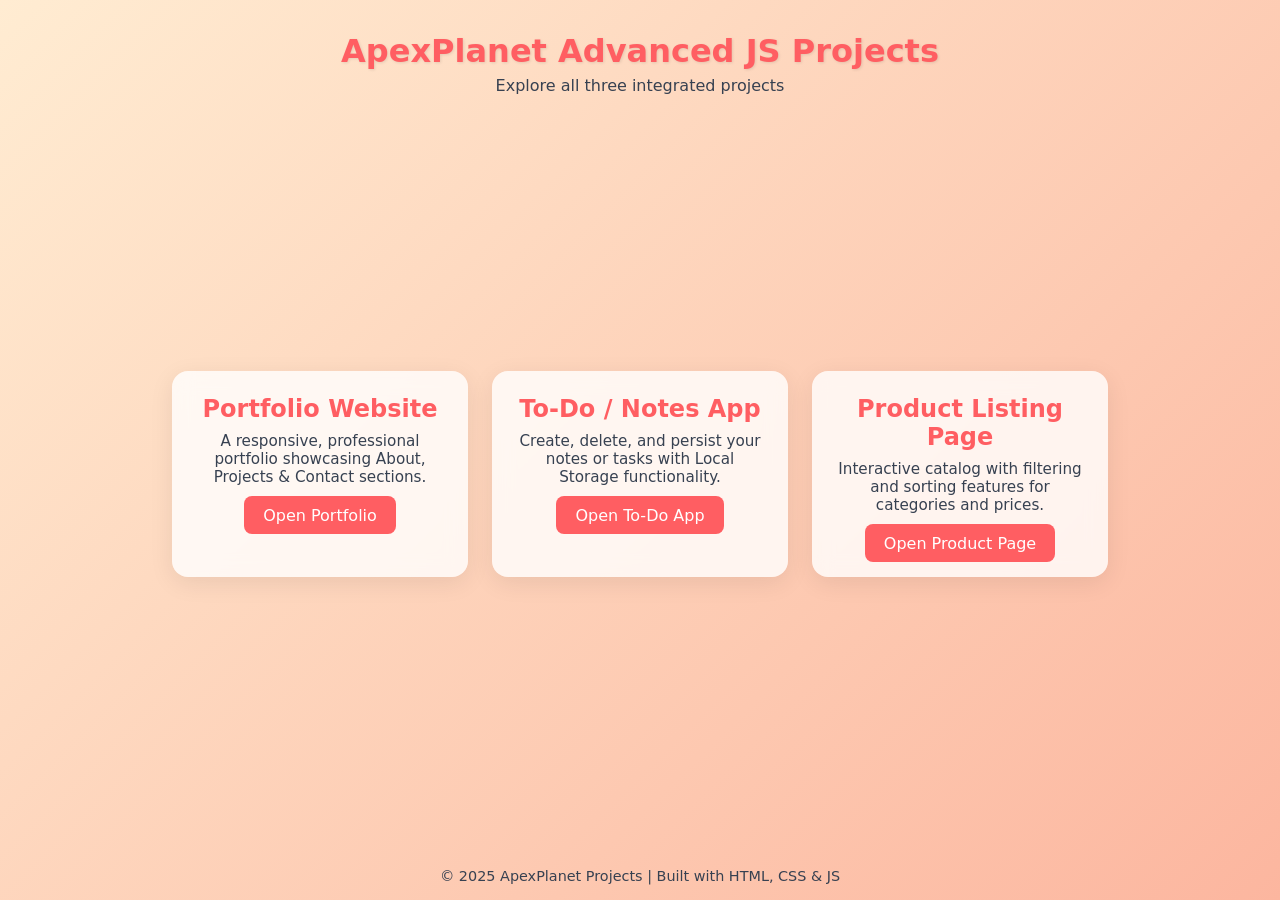
<file: index.html>
<!DOCTYPE html>
<html lang="en">
<head>
  <meta charset="UTF-8" />
  <meta name="viewport" content="width=device-width, initial-scale=1.0" />
  <title>ApexPlanet Projects Dashboard</title>
  <link rel="stylesheet" href="styles.css" />
</head>
<body>
  <header>
    <h1>ApexPlanet Advanced JS Projects</h1>
    <p class="subtitle">Explore all three integrated projects</p>
  </header>

  <main class="dashboard">
    <div class="card">
      <h2>Portfolio Website</h2>
      <p>A responsive, professional portfolio showcasing About, Projects & Contact sections.</p>
      <a href="portfolio/index.html" class="btn">Open Portfolio</a>
    </div>

    <div class="card">
      <h2>To-Do / Notes App</h2>
      <p>Create, delete, and persist your notes or tasks with Local Storage functionality.</p>
      <a href="todo/index.html" class="btn">Open To-Do App</a>
    </div>

    <div class="card">
      <h2>Product Listing Page</h2>
      <p>Interactive catalog with filtering and sorting features for categories and prices.</p>
      <a href="products/index.html" class="btn">Open Product Page</a>
    </div>
  </main>

  <footer>
    <p>&copy; 2025 ApexPlanet Projects | Built with HTML, CSS & JS</p>
  </footer>
</body>
</html>
</file>
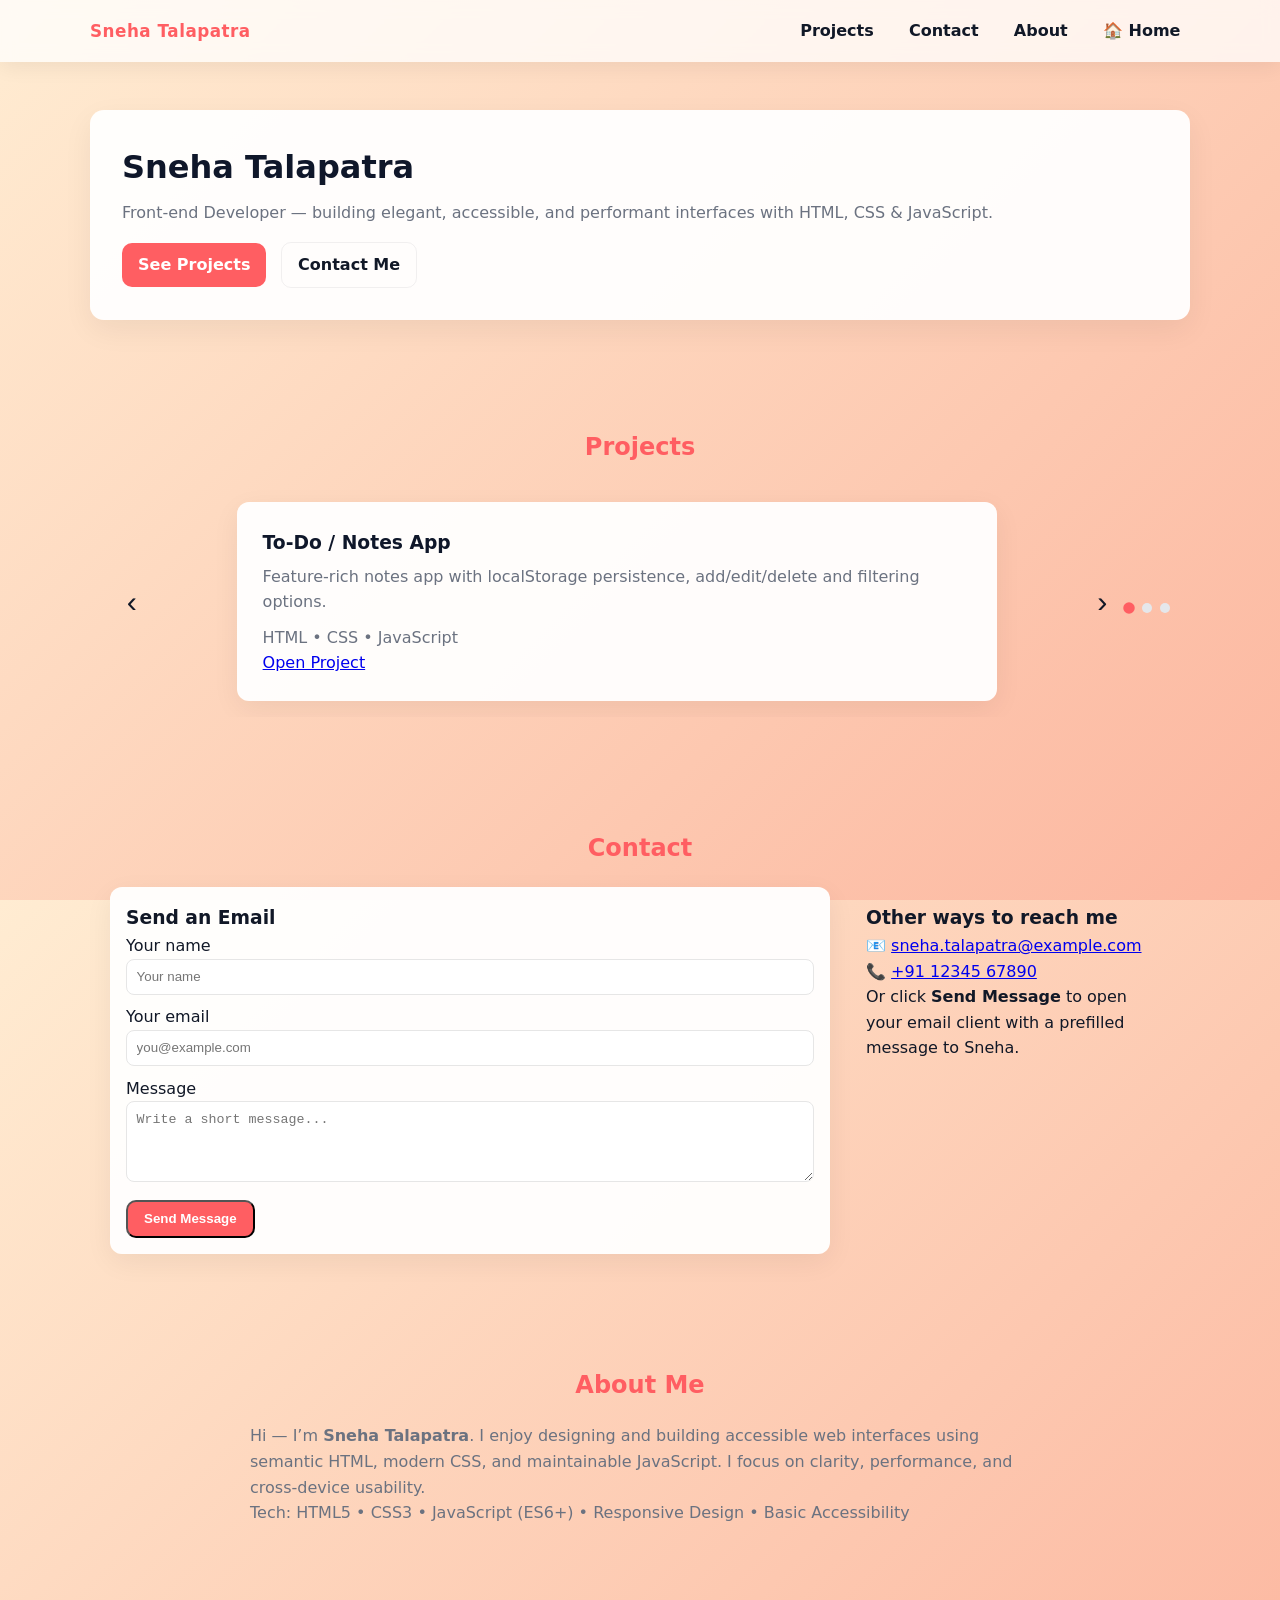
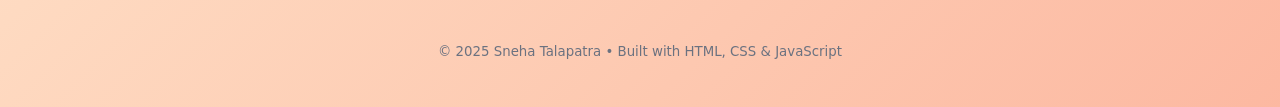
<file: portfolio/index.html>
<!DOCTYPE html>
<html lang="en">
<head>
  <meta charset="utf-8" />
  <meta name="viewport" content="width=device-width,initial-scale=1" />
  <title>Portfolio | Sneha Talapatra</title>
  <link rel="stylesheet" href="styles.css" />
</head>
<body>
  <header class="site-header">
    <div class="container header-inner">
      <div class="brand">Sneha Talapatra</div>

      <button id="nav-toggle" class="nav-toggle" aria-label="Toggle navigation">☰</button>

      <nav id="nav" class="nav" aria-label="Main navigation">
        <a class="nav-link" href="#projects">Projects</a>
        <a class="nav-link" href="#contact">Contact</a>
        <a class="nav-link" href="#about">About</a>
        <a class="nav-link home" href="../index.html" title="Back to Dashboard">🏠 Home</a>
      </nav>
    </div>
  </header>

  <main>
    <!-- HERO -->
    <section class="hero">
      <div class="container hero-inner">
        <h1>Sneha Talapatra</h1>
        <p class="lead">Front-end Developer — building elegant, accessible, and performant interfaces with HTML, CSS & JavaScript.</p>
        <p class="hero-cta">
          <a class="btn" href="#projects">See Projects</a>
          <a class="btn btn-outline" href="#contact">Contact Me</a>
        </p>
      </div>
    </section>

    <!-- PROJECTS (Carousel) -->
    <section id="projects" class="section">
      <div class="container">
        <h2>Projects</h2>

        <div class="carousel" aria-roledescription="carousel">
          <button class="carousel-btn prev" aria-label="Previous project">‹</button>

          <div class="slides" id="slides" aria-live="polite">
            <!-- Slide 1 -->
            <article class="slide" data-index="0">
              <div class="project-card">
                <h3>To-Do / Notes App</h3>
                <p>Feature-rich notes app with localStorage persistence, add/edit/delete and filtering options.</p>
                <p class="meta">HTML • CSS • JavaScript</p>
                <p><a class="project-link" href="../todo/index.html">Open Project</a></p>
              </div>
            </article>

            <!-- Slide 2 -->
            <article class="slide" data-index="1">
              <div class="project-card">
                <h3>Fashion Product Listing</h3>
                <p>Responsive product grid with category filtering, price & rating sorting, and smooth UI interactions.</p>
                <p class="meta">HTML • CSS • JavaScript</p>
                <p><a class="project-link" href="../products/index.html">Open Project</a></p>
              </div>
            </article>

            <!-- Slide 3 -->
            <article class="slide" data-index="2">
              <div class="project-card">
                <h3>Portfolio Dashboard</h3>
                <p>This multi-page professional suite acts as a launcher and documentation for the individual projects.</p>
                <p class="meta">Design • UX • Integration</p>
                <p><a class="project-link" href="../index.html">Back to Dashboard</a></p>
              </div>
            </article>
          </div>

          <button class="carousel-btn next" aria-label="Next project">›</button>

          <div class="dots" id="dots" role="tablist" aria-label="Project slides"></div>
        </div>
      </div>
    </section>

    <!-- CONTACT -->
    <section id="contact" class="section section-card">
      <div class="container">
        <h2>Contact</h2>

        <div class="contact-grid">
          <div class="contact-card">
            <h3>Send an Email</h3>
            <form id="contact-form" class="contact-form" onsubmit="return false;">
              <label>
                <span class="label-text">Your name</span>
                <input type="text" id="visitor-name" placeholder="Your name" required>
              </label>

              <label>
                <span class="label-text">Your email</span>
                <input type="email" id="visitor-email" placeholder="you@example.com" required>
              </label>

              <label>
                <span class="label-text">Message</span>
                <textarea id="visitor-message" rows="4" placeholder="Write a short message..." required></textarea>
              </label>

              <div class="form-actions">
                <button id="send-mail" class="btn">Send Message</button>
                <span id="send-status" class="muted"></span>
              </div>
            </form>
          </div>

          <aside class="contact-info">
            <h3>Other ways to reach me</h3>
            <p>📧 <a href="mailto:sneha.talapatra@example.com">sneha.talapatra@example.com</a></p>
            <p>📞 <a href="tel:+911234567890">+91 12345 67890</a></p>
            <p>Or click <strong>Send Message</strong> to open your email client with a prefilled message to Sneha.</p>
          </aside>
        </div>
      </div>
    </section>

    <!-- ABOUT (last) -->
    <section id="about" class="section about-section">
      <div class="container">
        <h2>About Me</h2>
        <p>Hi — I’m <strong>Sneha Talapatra</strong>. I enjoy designing and building accessible web interfaces using semantic HTML, modern CSS, and maintainable JavaScript. I focus on clarity, performance, and cross-device usability.</p>
        <p>Tech: HTML5 • CSS3 • JavaScript (ES6+) • Responsive Design • Basic Accessibility</p>
      </div>
    </section>
  </main>

  

  <footer class="site-footer">
    <div class="container">
      <small>&copy; 2025 Sneha Talapatra • Built with HTML, CSS & JavaScript</small>
    </div>
  </footer>

  <script src="script.js"></script>
</body>
</html>
</file>
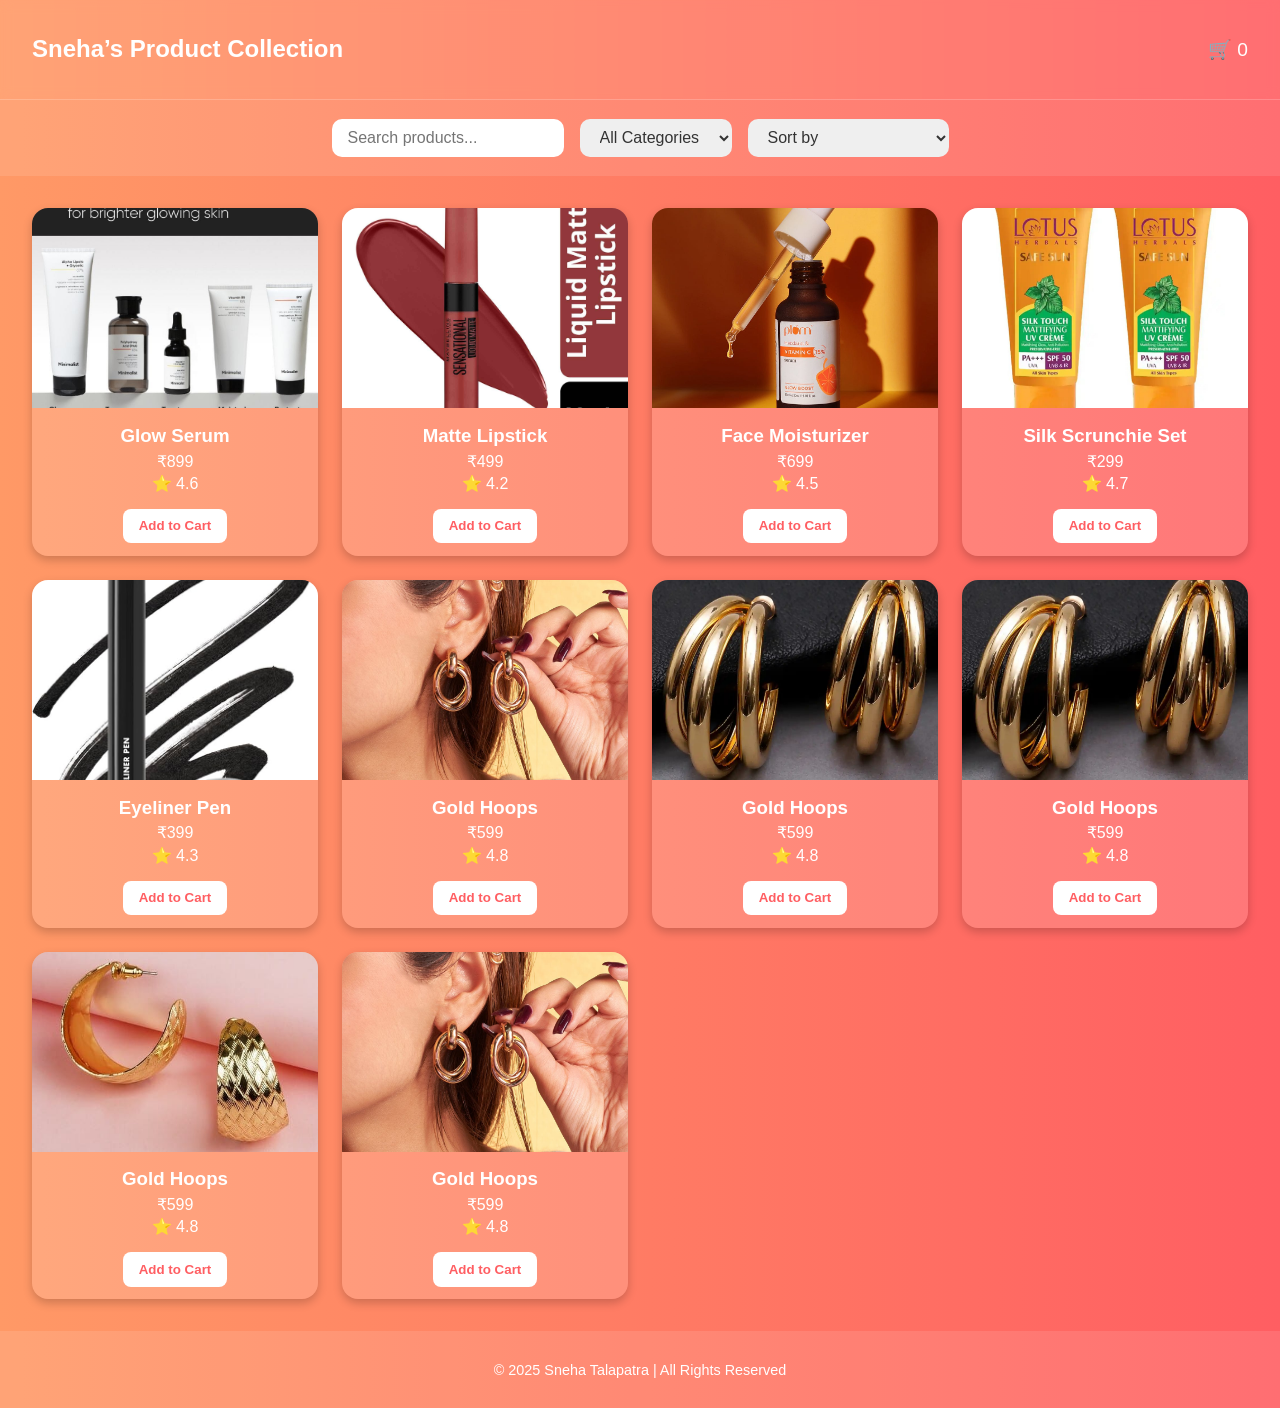
<file: products/index.html>
<!DOCTYPE html>
<html lang="en">
<head>
  <meta charset="UTF-8" />
  <meta name="viewport" content="width=device-width, initial-scale=1.0" />
  <title>Product Listing | Sneha Talapatra</title>
  <link rel="stylesheet" href="styles.css" />
</head>
<body>
  <header>
    <h1>Sneha’s Product Collection</h1>
    <div class="cart">
      🛒 <span id="cart-count">0</span>
    </div>
  </header>

  <section class="controls">
    <input type="text" id="search" placeholder="Search products..." />
    <select id="filter">
      <option value="all">All Categories</option>
      <option value="skincare">Skincare</option>
      <option value="makeup">Makeup</option>
      <option value="accessory">Accessories</option>
    </select>
    <select id="sort">
      <option value="default">Sort by</option>
      <option value="price">Price (Low → High)</option>
      <option value="rating">Rating (High → Low)</option>
    </select>
  </section>

  <section class="product-list" id="product-list">
    <!-- Products will be generated dynamically -->
  </section>

  <footer>
    <p>© 2025 Sneha Talapatra | All Rights Reserved</p>
  </footer>

  <script src="script.js"></script>
</body>
</html>
</file>
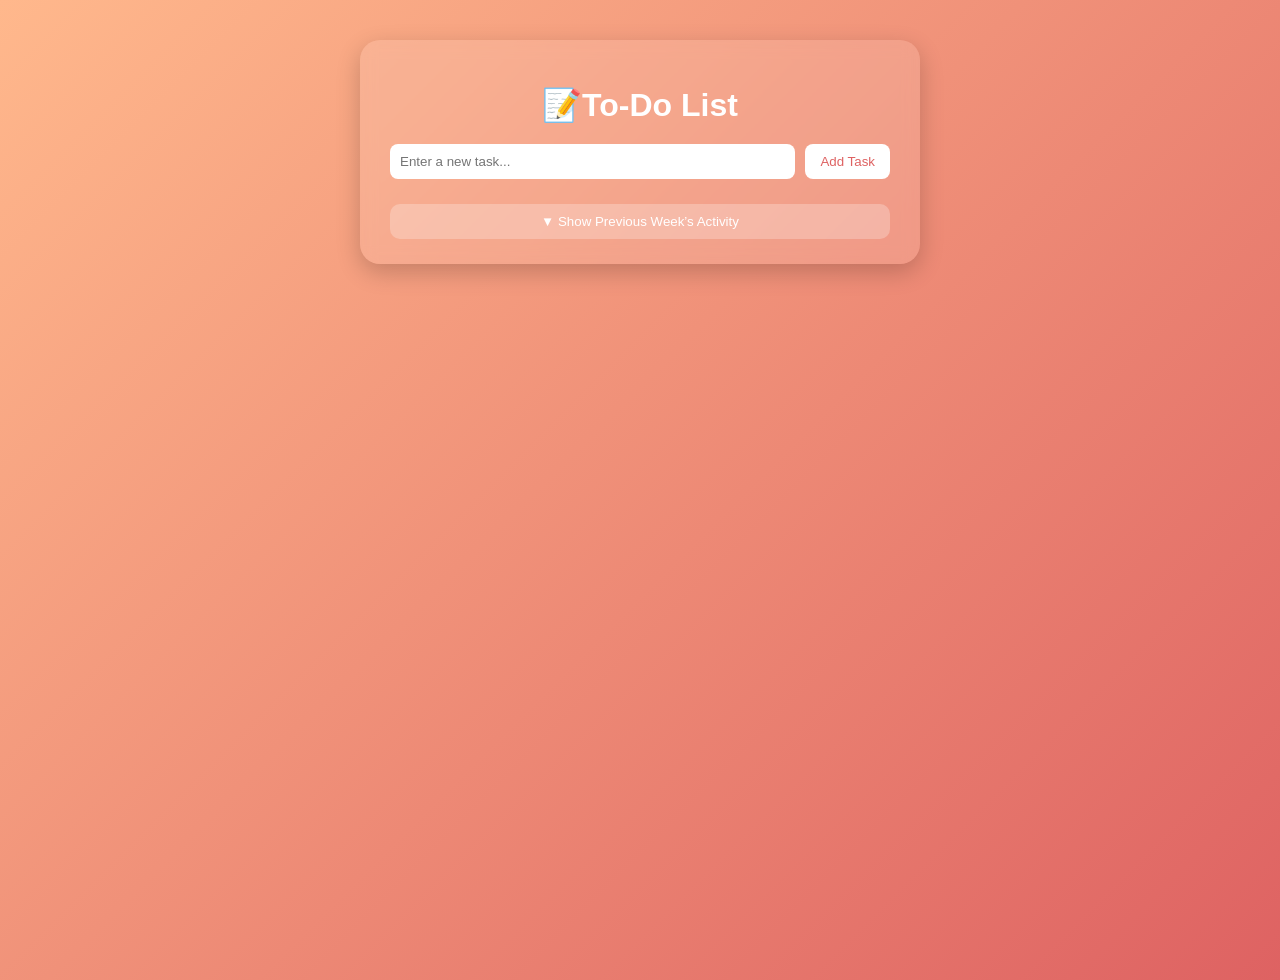
<file: todo/index.html>
<!DOCTYPE html>
<html lang="en">
<head>
  <meta charset="UTF-8" />
  <meta name="viewport" content="width=device-width, initial-scale=1.0" />
  <title>To-Do List</title>
  <link rel="stylesheet" href="styles.css" />
</head>
<body>
  <div class="todo-container">
    <h1>📝To-Do List</h1>

    <div class="input-section">
      <input type="text" id="task-input" placeholder="Enter a new task..." />
      <button id="add-task">Add Task</button>
    </div>

    <ul id="task-list"></ul>

    <div class="activity-section">
      <button id="toggle-activity">▼ Show Previous Week’s Activity</button>
      <div id="prev-week-container">
        <h3>Previous Week’s Activity</h3>
        <ul id="prev-week-list"></ul>
      </div>
    </div>
  </div>

  <script src="script.js"></script>
</body>
</html>
</file>
<file: styles.css>
/* ---------- Global Dashboard Styles ---------- */
* { box-sizing: border-box; margin: 0; padding: 0; }

body {
  font-family: "Inter", system-ui, sans-serif;
  background: linear-gradient(135deg, #ffecd2 0%, #fcb69f 100%);
  min-height: 100vh;
  display: flex;
  flex-direction: column;
  align-items: center;
  justify-content: space-between;
  color: #1f2937;
}

header {
  text-align: center;
  margin-top: 2rem;
}

h1 {
  font-size: 2rem;
  color: #ff5e62;
  text-shadow: 1px 1px 3px rgba(0, 0, 0, 0.1);
}

.subtitle {
  font-size: 1rem;
  color: #374151;
  margin-top: 0.4rem;
}

.dashboard {
  display: grid;
  grid-template-columns: repeat(auto-fit, minmax(260px, 1fr));
  gap: 1.5rem;
  width: 90%;
  max-width: 1000px;
  padding: 2rem;
}

.card {
  background: #ffffffcc;
  backdrop-filter: blur(10px);
  border-radius: 16px;
  padding: 1.5rem;
  text-align: center;
  box-shadow: 0 6px 25px rgba(0, 0, 0, 0.08);
  transition: transform 0.2s, box-shadow 0.2s, background 0.2s;
}
.card:hover {
  transform: translateY(-5px);
  background: #fff7f3;
  box-shadow: 0 8px 30px rgba(0, 0, 0, 0.12);
}

.card h2 {
  color: #ff5e62;
  margin-bottom: 0.6rem;
}

.card p {
  color: #374151;
  font-size: 0.95rem;
  margin-bottom: 1.2rem;
}

.btn {
  background: #ff5e62;
  color: #fff;
  padding: 0.6rem 1.2rem;
  border-radius: 8px;
  text-decoration: none;
  transition: background 0.3s;
}
.btn:hover {
  background: #ff7e7e;
}

footer {
  padding: 1rem;
  color: #374151;
  font-size: 0.9rem;
}
</file>
<file: portfolio/styles.css>
/* ---------- Portfolio (final polished) ---------- */
:root {
  --accent: #ff5e62;
  --accent-dark: #ff3b3b;
  --muted: #6b7280;
  --card-bg: rgba(255, 255, 255, 0.95);
  --glass: rgba(255, 255, 255, 0.75);
  --radius: 12px;
}

* {
  box-sizing: border-box;
  margin: 0;
  padding: 0;
}

html,
body {
  height: 100%;
}

body {
  font-family: Inter, system-ui, -apple-system, "Segoe UI", Roboto, "Helvetica Neue", Arial;
  background: linear-gradient(135deg, #ffecd2 0%, #fcb69f 100%);
  color: #111827;
  line-height: 1.6;
  -webkit-font-smoothing: antialiased;
}

/* Container */
.container {
  max-width: 1100px;
  margin: 0 auto;
  padding: 1.25rem;
}

/* Header */
.site-header {
  position: sticky;
  top: 0;
  z-index: 40;
  background: var(--glass);
  backdrop-filter: blur(8px);
  box-shadow: 0 6px 20px rgba(0, 0, 0, 0.06);
}

.header-inner {
  display: flex;
  align-items: center;
  justify-content: space-between;
  gap: 1rem;
  padding: 0.75rem 0;
}

.brand {
  color: var(--accent);
  font-weight: 700;
  font-size: 1.05rem;
  letter-spacing: 0.5px;
}

.nav {
  display: flex;
  gap: 1rem;
  align-items: center;
}

.nav a {
  color: #111827;
  text-decoration: none;
  font-weight: 600;
  padding: 0.4rem 0.6rem;
  border-radius: 8px;
  transition: all 0.25s ease;
}

.nav a:hover {
  color: var(--accent);
  transform: translateY(-2px);
}

.nav-toggle {
  display: none;
  background: transparent;
  border: 0;
  font-size: 1.15rem;
  cursor: pointer;
}

/* HERO */
.hero {
  padding: 3rem 0;
  overflow: hidden;
}

.hero-inner {
  background: var(--card-bg);
  padding: 2rem;
  border-radius: 14px;
  box-shadow: 0 10px 30px rgba(0, 0, 0, 0.06);
  animation: fadeInUp 1s ease;
}

.hero h1 {
  font-size: 2rem;
  color: #0f172a;
  margin-bottom: 0.4rem;
}

.lead {
  color: var(--muted);
  margin-bottom: 1rem;
}

.hero-cta .btn {
  margin-right: 0.6rem;
}

/* Buttons */
.btn {
  display: inline-block;
  background: var(--accent);
  color: #fff;
  padding: 0.6rem 1rem;
  border-radius: 10px;
  text-decoration: none;
  font-weight: 600;
  transition: all 0.3s ease;
}

.btn:hover {
  background: var(--accent-dark);
  transform: translateY(-2px);
  box-shadow: 0 4px 12px rgba(255, 94, 98, 0.4);
}

.btn-outline {
  background: transparent;
  border: 1px solid rgba(17, 24, 39, 0.06);
  color: #111827;
}

.section {
  padding: 2.5rem 0;
}

.section h2 {
  text-align: center;
  color: var(--accent);
  margin-bottom: 1.2rem;
  animation: fadeIn 1s ease;
}

/* PROJECTS (Carousel) */
.carousel {
  position: relative;
  margin-top: 1rem;
  display: flex;
  align-items: center;
}

.slides {
  display: flex;
  overflow: hidden;
  width: 100%;
}

.slide {
  min-width: 100%;
  display: flex;
  justify-content: center;
  padding: 1rem;
  transition: transform 0.5s ease;
}

.project-card {
  background: var(--card-bg);
  padding: 1.6rem;
  border-radius: 12px;
  box-shadow: 0 8px 28px rgba(0, 0, 0, 0.06);
  max-width: 760px;
  opacity: 0;
  transform: translateY(20px);
  transition: opacity 0.8s ease, transform 0.8s ease;
}

.project-card.visible {
  opacity: 1;
  transform: translateY(0);
}

.project-card h3 {
  margin-bottom: 0.4rem;
  color: #0f172a;
}

.project-card p {
  color: var(--muted);
}

.project-card .meta {
  color: var(--muted);
  margin-top: 0.6rem;
}

.carousel-btn {
  position: relative;
  background: transparent;
  border: 0;
  padding: 0.4rem;
  font-size: 1.9rem;
  color: #111827;
  cursor: pointer;
  width: 48px;
  height: 48px;
  border-radius: 10px;
  display: flex;
  align-items: center;
  justify-content: center;
  transition: all 0.18s;
}

.carousel-btn:hover {
  background: rgba(255, 255, 255, 0.4);
  transform: scale(1.05);
}

.dots {
  display: flex;
  gap: 0.5rem;
  justify-content: center;
  margin-top: 0.8rem;
}

.dot {
  width: 10px;
  height: 10px;
  border-radius: 999px;
  background: #e5e7eb;
  cursor: pointer;
  transition: all 0.3s ease;
}

.dot.active {
  background: var(--accent);
  transform: scale(1.15);
}

/* Contact */
.section-card {
  padding: 2rem 0;
}

.contact-grid {
  display: grid;
  grid-template-columns: 1fr 320px;
  gap: 1.25rem;
  align-items: start;
}

.contact-card {
  background: var(--card-bg);
  padding: 1rem;
  border-radius: 12px;
  box-shadow: 0 8px 28px rgba(0, 0, 0, 0.06);
  animation: fadeInUp 1s ease;
}

.contact-info {
  background: transparent;
  padding: 1rem;
  animation: fadeIn 1.2s ease;
}

.contact-form label {
  display: block;
  margin-bottom: 0.6rem;
}

.contact-form input,
.contact-form textarea {
  width: 100%;
  padding: 0.6rem;
  border: 1px solid #e6e6e6;
  border-radius: 8px;
  outline: none;
}

.contact-form input:focus,
.contact-form textarea:focus {
  border-color: var(--accent);
  box-shadow: 0 0 0 3px rgba(255, 94, 98, 0.2);
}

.form-actions {
  display: flex;
  gap: 0.75rem;
  align-items: center;
  margin-top: 0.5rem;
}

.muted {
  color: var(--muted);
  font-size: 0.95rem;
}

/* About */
.about-section {
  background: transparent;
  padding-bottom: 3rem;
  animation: fadeIn 1.5s ease;
}

.about-section p {
  max-width: 780px;
  margin: 0 auto;
  color: var(--muted);
}

/* Footer */
.site-footer {
  padding: 1.5rem 0;
  text-align: center;
  color: var(--muted);
  opacity: 0;
  animation: fadeIn 2s ease forwards;
}

/* Animations */
@keyframes fadeIn {
  from { opacity: 0; }
  to { opacity: 1; }
}

@keyframes fadeInUp {
  from { opacity: 0; transform: translateY(20px); }
  to { opacity: 1; transform: translateY(0); }
}

/* Responsive */
@media (max-width: 900px) {
  .nav {
    display: none;
  }

  .nav-toggle {
    display: inline-block;
  }

  .contact-grid {
    grid-template-columns: 1fr;
  }

  .slide {
    padding: 0.4rem;
  }
}

@media (max-width: 600px) {
  .hero-inner {
    padding: 1rem;
  }

  .brand {
    font-size: 0.98rem;
  }
}

/* Carousel animation fixes */
.slides {
  position: relative;
  display: flex;
  width: 100%;
  overflow: hidden;
}

.slide {
  min-width: 100%;
  transition: transform 0.6s ease;
}
</file>
<file: products/styles.css>
/* Global Style */
body {
  font-family: "Poppins", sans-serif;
  margin: 0;
  background: linear-gradient(to right, #ff9966, #ff5e62);
  color: #fff;
  min-height: 100vh;
}

/* Header */
header {
  display: flex;
  justify-content: space-between;
  align-items: center;
  padding: 1.2rem 2rem;
  background: rgba(255, 255, 255, 0.1);
  backdrop-filter: blur(6px);
  border-bottom: 1px solid rgba(255, 255, 255, 0.2);
}

header h1 {
  font-size: 1.5rem;
}

.cart {
  font-size: 1.2rem;
  cursor: pointer;
  transition: transform 0.2s ease;
}

.cart:hover {
  transform: scale(1.1);
}

/* Controls */
.controls {
  display: flex;
  justify-content: center;
  gap: 1rem;
  padding: 1.2rem;
  background: rgba(255, 255, 255, 0.1);
}

.controls input,
.controls select {
  padding: 0.6rem 1rem;
  border-radius: 10px;
  border: none;
  outline: none;
  font-size: 1rem;
  color: #333;
}

/* Product Grid */
.product-list {
  display: grid;
  grid-template-columns: repeat(auto-fit, minmax(250px, 1fr));
  gap: 1.5rem;
  padding: 2rem;
}

.product {
  background: rgba(255, 255, 255, 0.15);
  border-radius: 16px;
  overflow: hidden;
  text-align: center;
  box-shadow: 0 4px 10px rgba(0, 0, 0, 0.2);
  transition: transform 0.3s, box-shadow 0.3s;
  animation: fadeIn 0.6s ease;
}

.product:hover {
  transform: translateY(-5px);
  box-shadow: 0 8px 20px rgba(0, 0, 0, 0.25);
}

.product img {
  width: 100%;
  height: 200px;
  object-fit: cover;
}

.product h3 {
  margin: 0.8rem 0 0.3rem;
}

.product p {
  margin: 0.2rem 0;
}

.product button {
  background: #fff;
  color: #ff5e62;
  border: none;
  padding: 0.6rem 1rem;
  border-radius: 8px;
  cursor: pointer;
  margin: 0.8rem;
  font-weight: bold;
  transition: background 0.3s, transform 0.2s;
}

.product button:hover {
  background: #ffebeb;
  transform: scale(1.05);
}

/* Footer */
footer {
  text-align: center;
  padding: 1rem;
  background: rgba(255, 255, 255, 0.1);
  font-size: 0.9rem;
  margin-top: auto;
}

/* Animations */
@keyframes fadeIn {
  from {
    opacity: 0;
    transform: translateY(10px);
  }
  to {
    opacity: 1;
    transform: translateY(0);
  }
}
</file>
<file: todo/styles.css>
/* 🌇 Sunset gradient background */
body {
  font-family: "Poppins", sans-serif;
  margin: 0;
  background: linear-gradient(135deg, #ffb88c, #de6262);
  color: #fff;
  min-height: 100vh;
  display: flex;
  justify-content: center;
  align-items: flex-start;
  padding: 40px 10px;
}

/* 🧱 Container */
.todo-container {
  background: rgba(255, 255, 255, 0.12);
  padding: 25px 30px;
  border-radius: 20px;
  box-shadow: 0 8px 25px rgba(0, 0, 0, 0.2);
  width: 100%;
  max-width: 500px;
  backdrop-filter: blur(8px);
  transition: transform 0.3s ease;
}

.todo-container:hover {
  transform: translateY(-3px);
}

h1 {
  text-align: center;
  margin-bottom: 20px;
  font-weight: 600;
}

/* ✏️ Input area */
.input-section {
  display: flex;
  gap: 10px;
  margin-bottom: 15px;
}

#task-input {
  flex: 1;
  padding: 10px;
  border-radius: 8px;
  border: none;
  outline: none;
}

#add-task {
  background: #fff;
  color: #de6262;
  border: none;
  border-radius: 8px;
  padding: 10px 15px;
  cursor: pointer;
  transition: all 0.3s ease;
}

#add-task:hover {
  background: #ffe3d1;
}

/* 🧾 Task list */
ul {
  list-style: none;
  padding: 0;
  margin: 0;
}

li {
  background: rgba(255, 255, 255, 0.1);
  margin-bottom: 10px;
  padding: 12px;
  border-radius: 10px;
  display: flex;
  justify-content: space-between;
  align-items: center;
  transition: background 0.3s ease;
}

li:hover {
  background: rgba(255, 255, 255, 0.2);
}

li.done span {
  text-decoration: line-through;
  opacity: 0.7;
}

/* Buttons */
.done-btn,
.delete-btn {
  border: none;
  border-radius: 8px;
  padding: 6px 10px;
  margin-left: 5px;
  cursor: pointer;
  transition: all 0.3s ease;
}

.done-btn {
  background: #4caf50;
  color: white;
}

.delete-btn {
  background: #f44336;
  color: white;
}

.done-btn:hover {
  opacity: 0.85;
}

.delete-btn:hover {
  opacity: 0.85;
}

/* 🗓 Previous week section */
.activity-section {
  margin-top: 25px;
}

#toggle-activity {
  background: rgba(255, 255, 255, 0.25);
  border: none;
  color: white;
  padding: 10px;
  width: 100%;
  border-radius: 10px;
  cursor: pointer;
  transition: background 0.3s ease, transform 0.3s ease;
}

#toggle-activity:hover {
  background: rgba(255, 255, 255, 0.35);
  transform: scale(1.02);
}

#prev-week-container {
  max-height: 0;
  overflow: hidden;
  opacity: 0;
  transition: all 0.5s ease;
}

#prev-week-container.active {
  max-height: 500px;
  opacity: 1;
  margin-top: 10px;
}

#prev-week-list li {
  padding: 10px;
  border-bottom: 1px solid rgba(255, 255, 255, 0.2);
}

#prev-week-list li:last-child {
  border-bottom: none;
}

small {
  font-size: 0.8rem;
  opacity: 0.8;
}
</file>
